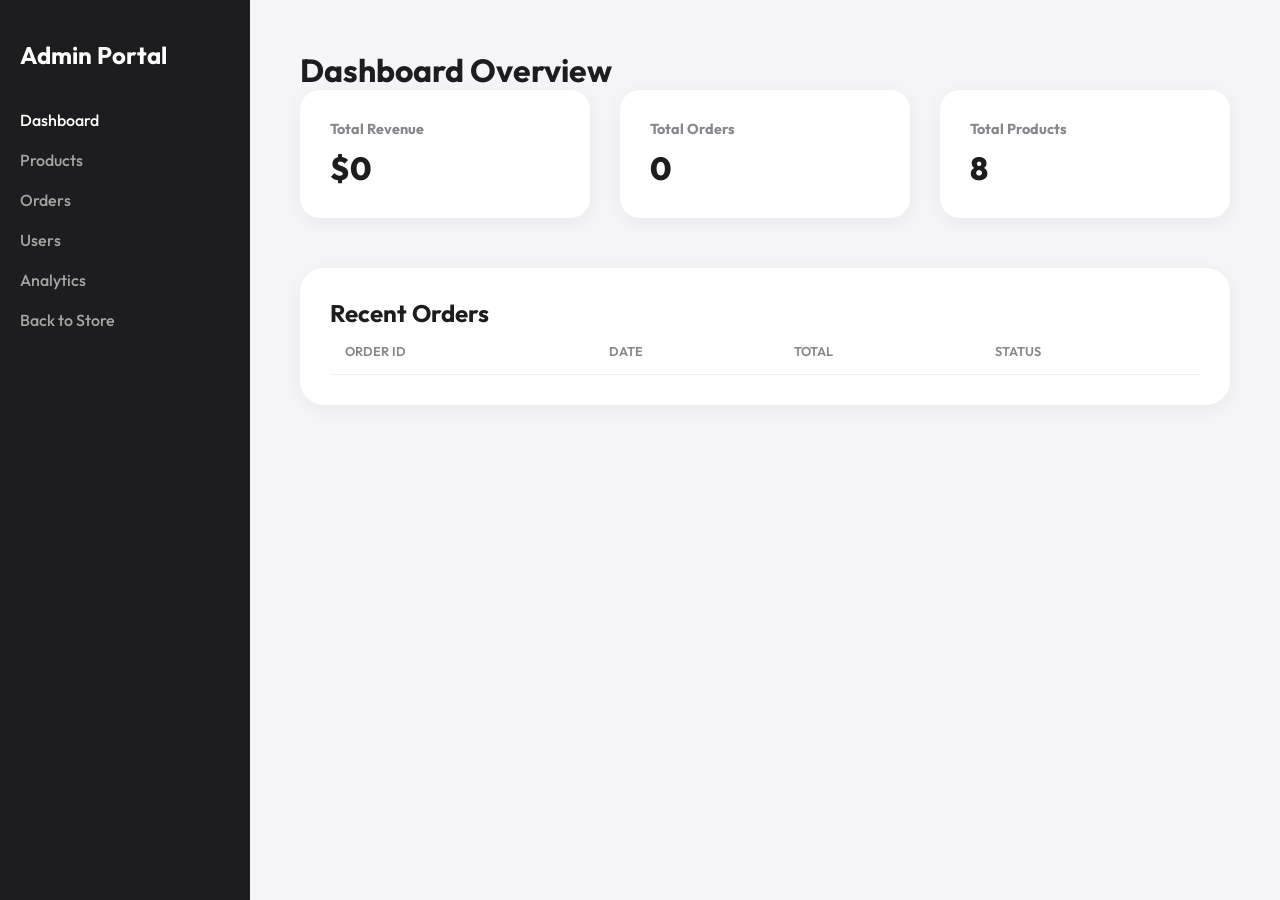
<file: admin-dashboard.html>
<!DOCTYPE html>
<html lang="en">
<head>
    <meta charset="UTF-8">
    <meta name="viewport" content="width=device-width, initial-scale=1.0">
    <title>Admin Dashboard | Apple Store</title>
    <link rel="stylesheet" href="styles.css">
    <link rel="preconnect" href="https://fonts.googleapis.com">
    <link rel="preconnect" href="https://fonts.gstatic.com" crossorigin>
    <link href="https://fonts.googleapis.com/css2?family=Outfit:wght@300;400;600;800&display=swap" rel="stylesheet">
    <style>
        .admin-container {
            display: grid;
            grid-template-columns: 250px 1fr;
            min-height: 100vh;
        }
        .sidebar {
            background: #1d1d1f;
            color: #fff;
            padding: 40px 20px;
        }
        .sidebar h2 { margin-bottom: 40px; }
        .sidebar ul { list-style: none; }
        .sidebar ul li { margin-bottom: 20px; }
        .sidebar ul li a { color: rgba(255,255,255,0.6); text-decoration: none; font-weight: 500; transition: 0.3s; }
        .sidebar ul li a.active, .sidebar ul li a:hover { color: #fff; }
        
        .main-content {
            padding: 50px;
            background: #f5f5f7;
        }
        .stats-grid {
            display: grid;
            grid-template-columns: repeat(3, 1fr);
            gap: 30px;
            margin-bottom: 50px;
        }
        .stat-card {
            background: #fff;
            padding: 30px;
            border-radius: 20px;
            box-shadow: 0 4px 20px rgba(0,0,0,0.05);
        }
        .stat-card h3 { color: var(--text-sub); font-size: 0.9rem; margin-bottom: 10px; }
        .stat-card p { font-size: 2rem; font-weight: 800; }

        .table-container {
            background: #fff;
            padding: 30px;
            border-radius: 24px;
            box-shadow: 0 4px 20px rgba(0,0,0,0.05);
        }
        table { width: 100%; border-collapse: collapse; }
        th, td { text-align: left; padding: 15px; border-bottom: 1px solid #f0f0f0; }
        th { color: var(--text-sub); font-weight: 600; font-size: 0.8rem; text-transform: uppercase; }
        .status { padding: 5px 12px; border-radius: 20px; font-size: 0.8rem; font-weight: 600; }
        .status.processing { background: #fff8e6; color: #ffab00; }
    </style>
</head>
<body>
    <div class="admin-container">
        <div class="sidebar">
            <h2>Admin Portal</h2>
            <ul>
                <li><a href="#" class="active">Dashboard</a></li>
                <li><a href="admin-products.html">Products</a></li>
                <li><a href="admin-orders.html">Orders</a></li>
                <li><a href="admin-users.html">Users</a></li>
                <li><a href="admin-analytics.html">Analytics</a></li>
                <li><a href="index.html">Back to Store</a></li>
            </ul>
        </div>
        <div class="main-content">
            <h1>Dashboard Overview</h1>
            <div class="stats-grid">
                <div class="stat-card">
                    <h3>Total Revenue</h3>
                    <p id="total-revenue">$0.00</p>
                </div>
                <div class="stat-card">
                    <h3>Total Orders</h3>
                    <p id="total-orders">0</p>
                </div>
                <div class="stat-card">
                    <h3>Total Products</h3>
                    <p>8</p>
                </div>
            </div>

            <div class="table-container">
                <h2>Recent Orders</h2>
                <table id="orders-table">
                    <thead>
                        <tr>
                            <th>Order ID</th>
                            <th>Date</th>
                            <th>Total</th>
                            <th>Status</th>
                        </tr>
                    </thead>
                    <tbody>
                        <!-- Populated by JS -->
                    </tbody>
                </table>
            </div>
        </div>
    </div>

    <script>
        const orders = JSON.parse(localStorage.getItem('apple_orders')) || [];
        const tableBody = document.querySelector('#orders-table tbody');
        let totalRevenue = 0;

        orders.forEach(order => {
            const rev = parseFloat(order.total.replace('$', '').replace(',', ''));
            totalRevenue += rev;

            const tr = document.createElement('tr');
            tr.innerHTML = `
                <td>#${order.id.toString().slice(-6)}</td>
                <td>${order.date}</td>
                <td>${order.total}</td>
                <td><span class="status processing">${order.status}</span></td>
            `;
            tableBody.appendChild(tr);
        });

        document.getElementById('total-revenue').textContent = `$${totalRevenue.toLocaleString()}`;
        document.getElementById('total-orders').textContent = orders.length;
    </script>
</body>
</html>
</file>
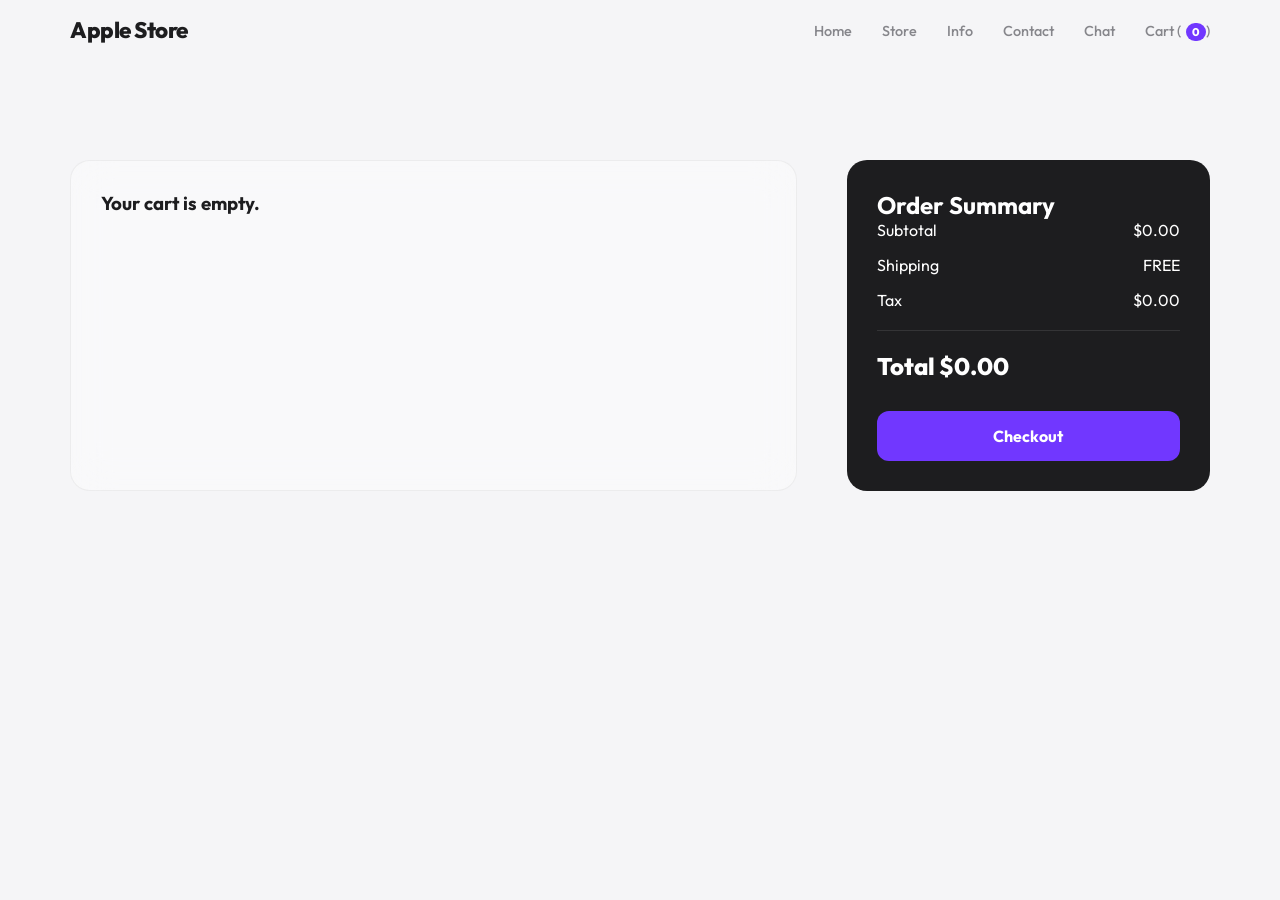
<file: cart.html>
<!DOCTYPE html>
<html lang="en">
<head>
    <meta charset="UTF-8">
    <meta name="viewport" content="width=device-width, initial-scale=1.0">
    <title>Your Cart | Apple Store</title>
    <link rel="stylesheet" href="styles.css">
    <link rel="preconnect" href="https://fonts.googleapis.com">
    <link rel="preconnect" href="https://fonts.gstatic.com" crossorigin>
    <link href="https://fonts.googleapis.com/css2?family=Outfit:wght@300;400;600;800&display=swap" rel="stylesheet">
    <style>
        .cart-container {
            width: 1140px;
            max-width: 90%;
            margin: 100px auto;
            display: grid;
            grid-template-columns: 2fr 1fr;
            gap: 50px;
        }
        .cart-items {
            background: rgba(255, 255, 255, 0.4);
            backdrop-filter: blur(20px);
            border-radius: 20px;
            padding: 30px;
            border: 1px solid rgba(0,0,0,0.05);
        }
        .cart-item {
            display: flex;
            align-items: center;
            gap: 20px;
            padding: 20px 0;
            border-bottom: 1px solid rgba(0,0,0,0.05);
        }
        .cart-item img {
            width: 100px;
            height: 100px;
            object-fit: contain;
        }
        .cart-item-info {
            flex: 1;
        }
        .cart-item-info h3 {
            font-size: 1.2rem;
            margin-bottom: 5px;
        }
        .cart-item-info p {
            color: var(--text-sub);
            font-size: 0.9rem;
        }
        .quantity-controls {
            display: flex;
            align-items: center;
            gap: 15px;
            background: #f5f5f7;
            padding: 5px 15px;
            border-radius: 10px;
        }
        .quantity-controls button {
            background: none;
            border: none;
            font-size: 1.2rem;
            cursor: pointer;
            padding: 0 5px;
        }
        .cart-summary {
            background: #1d1d1f;
            color: #fff;
            padding: 30px;
            border-radius: 20px;
            height: fit-content;
        }
        .summary-row {
            display: flex;
            justify-content: space-between;
            margin-bottom: 15px;
        }
        .total-row {
            border-top: 1px solid rgba(255,255,255,0.1);
            padding-top: 20px;
            margin-top: 20px;
            font-size: 1.5rem;
            font-weight: 800;
        }
        .checkout-btn {
            width: 100%;
            background: var(--primary-color);
            color: #fff;
            padding: 15px;
            border-radius: 12px;
            font-weight: 700;
            margin-top: 30px;
            border: none;
            cursor: pointer;
        }
    </style>
</head>
<body>
    <header>
        <div class="logo">Apple Store</div>
        <nav>
            <ul class="main-nav">
                <li><a href="index.html">Home</a></li>
                <li><a href="store.html">Store</a></li>
                <li><a href="info.html">Info</a></li>
                <li><a href="contact.html">Contact</a></li>
                <li><a href="chatting-dashboard.html">Chat</a></li>
                <li><a href="cart.html" class="cart-link">Cart (<span class="cart-count">0</span>)</a></li>
            </ul>
        </nav>
    </header>

    <div class="cart-container">
        <div class="cart-items" id="cart-items-list">
            <!-- Items will be injected -->
        </div>
        <div class="cart-summary">
            <h2>Order Summary</h2>
            <div class="summary-row">
                <span>Subtotal</span>
                <span id="subtotal">$0.00</span>
            </div>
            <div class="summary-row">
                <span>Shipping</span>
                <span>FREE</span>
            </div>
            <div class="summary-row">
                <span>Tax</span>
                <span id="tax">$0.00</span>
            </div>
            <div class="total-row">
                <span>Total</span>
                <span id="total">$0.00</span>
            </div>
            <button class="checkout-btn" onclick="location.href='checkout.html'">Checkout</button>
        </div>
    </div>

    <script src="script.js"></script>
    <script>
        function renderCart() {
            const list = document.getElementById('cart-items-list');
            list.innerHTML = '';
            
            if (cart.length === 0) {
                list.innerHTML = '<h3>Your cart is empty.</h3>';
                return;
            }

            let subtotal = 0;

            cart.forEach(item => {
                const priceNum = parseFloat(item.price.replace('$', '').replace(',', ''));
                subtotal += priceNum * item.quantity;

                const el = document.createElement('div');
                el.className = 'cart-item';
                el.innerHTML = `
                    <img src="${item.image}" alt="${item.title}">
                    <div class="cart-item-info">
                        <h3>${item.title}</h3>
                        <p>${item.topic}</p>
                    </div>
                    <div class="quantity-controls">
                        <button onclick="updateQuantity(${item.id}, -1)">-</button>
                        <span>${item.quantity}</span>
                        <button onclick="updateQuantity(${item.id}, 1)">+</button>
                    </div>
                    <div class="price">${item.price}</div>
                `;
                list.appendChild(el);
            });

            document.getElementById('subtotal').textContent = `$${subtotal.toLocaleString()}`;
            document.getElementById('tax').textContent = `$${(subtotal * 0.08).toLocaleString()}`;
            document.getElementById('total').textContent = `$${(subtotal * 1.08).toLocaleString()}`;
        }

        function updateQuantity(id, delta) {
            const item = cart.find(i => i.id === id);
            if (item) {
                item.quantity += delta;
                if (item.quantity <= 0) {
                    cart = cart.filter(i => i.id !== id);
                }
                saveCart();
                renderCart();
            }
        }

        renderCart();
    </script>
</body>
</html>
</file>
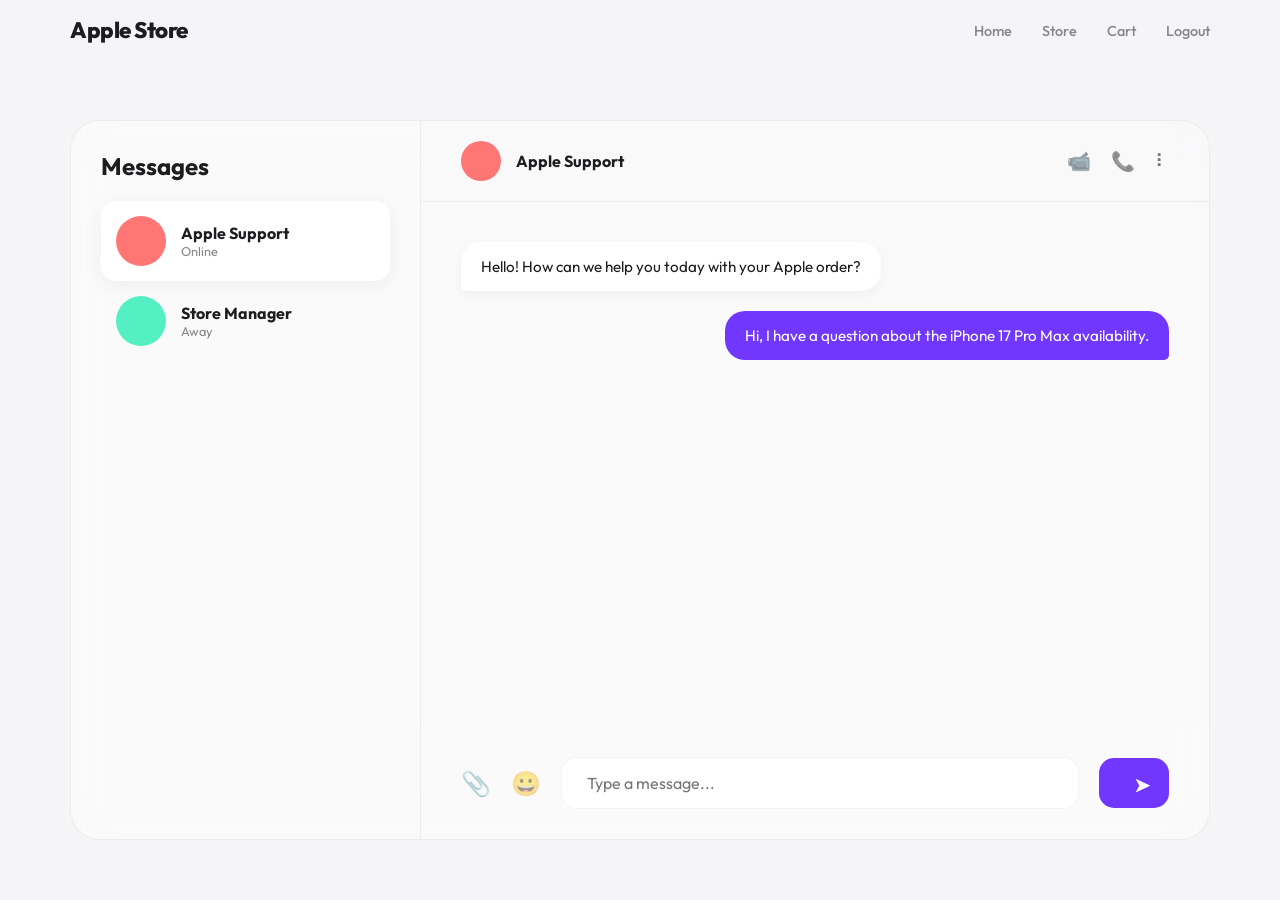
<file: chatting-dashboard.html>
<!DOCTYPE html>
<html lang="en">
<head>
    <meta charset="UTF-8">
    <meta name="viewport" content="width=device-width, initial-scale=1.0">
    <title>Customer Support Chat | Apple Store</title>
    <link rel="stylesheet" href="styles.css">
    <link rel="preconnect" href="https://fonts.googleapis.com">
    <link rel="preconnect" href="https://fonts.gstatic.com" crossorigin>
    <link href="https://fonts.googleapis.com/css2?family=Outfit:wght@300;400;600;800&display=swap" rel="stylesheet">
    <style>
        .chat-container {
            width: 1140px;
            max-width: 95%;
            height: 80vh;
            margin: 60px auto;
            background: rgba(255, 255, 255, 0.4);
            backdrop-filter: blur(20px);
            border-radius: 30px;
            border: 1px solid rgba(0,0,0,0.05);
            display: grid;
            grid-template-columns: 350px 1fr;
            overflow: hidden;
        }
        .chat-sidebar {
            background: rgba(255, 255, 255, 0.2);
            border-right: 1px solid rgba(0,0,0,0.05);
            padding: 30px;
        }
        .chat-sidebar h2 { margin-bottom: 20px; }
        .contact-list { list-style: none; }
        .contact-item {
            display: flex;
            align-items: center;
            gap: 15px;
            padding: 15px;
            border-radius: 15px;
            cursor: pointer;
            transition: 0.3s;
        }
        .contact-item.active { background: #fff; box-shadow: 0 4px 20px rgba(0,0,0,0.05); }
        .avatar { width: 50px; height: 50px; border-radius: 50%; background: #ddd; }
        
        .chat-main { display: flex; flex-direction: column; }
        .chat-header {
            padding: 20px 40px;
            border-bottom: 1px solid rgba(0,0,0,0.05);
            display: flex;
            justify-content: space-between;
            align-items: center;
        }
        .chat-actions { display: flex; gap: 20px; }
        .chat-actions span { cursor: pointer; font-size: 1.2rem; opacity: 0.6; transition: 0.3s; }
        .chat-actions span:hover { opacity: 1; color: var(--primary-color); }
        
        .chat-messages {
            flex: 1;
            padding: 40px;
            overflow-y: auto;
            display: flex;
            flex-direction: column;
            gap: 20px;
        }
        .msg { max-width: 70%; padding: 15px 20px; border-radius: 20px; font-size: 0.95rem; }
        .msg.sent { align-self: flex-end; background: var(--primary-color); color: #fff; border-bottom-right-radius: 5px; }
        .msg.received { align-self: flex-start; background: #fff; border-bottom-left-radius: 5px; box-shadow: 0 4px 10px rgba(0,0,0,0.03); }
        
        .chat-input-area {
            padding: 30px 40px;
            display: flex;
            align-items: center;
            gap: 20px;
            background: rgba(255, 255, 255, 0.2);
        }
        .chat-input-area input {
            flex: 1;
            padding: 15px 25px;
            border-radius: 15px;
            border: 1px solid rgba(0,0,0,0.05);
            outline: none;
            font-size: 1rem;
        }
        .chat-input-area button {
            background: var(--primary-color);
            color: #fff;
            border: none;
            width: 50px;
            height: 50px;
            border-radius: 15px;
            cursor: pointer;
            font-size: 1.2rem;
        }
    </style>
</head>
<body style="overflow: auto;">
    <header>
        <div class="logo">Apple Store</div>
        <nav>
            <ul class="main-nav">
                <li><a href="index.html">Home</a></li>
                <li><a href="store.html">Store</a></li>
                <li><a href="cart.html">Cart</a></li>
                <li><a href="index.html">Logout</a></li>
            </ul>
        </nav>
    </header>

    <div class="chat-container">
        <div class="chat-sidebar">
            <h2>Messages</h2>
            <div class="contact-list">
                <div class="contact-item active">
                    <div class="avatar" style="background: #ff7675;"></div>
                    <div>
                        <strong>Apple Support</strong>
                        <p style="font-size: 0.8rem; color: var(--text-sub);">Online</p>
                    </div>
                </div>
                <div class="contact-item">
                    <div class="avatar" style="background: #55efc4;"></div>
                    <div>
                        <strong>Store Manager</strong>
                        <p style="font-size: 0.8rem; color: var(--text-sub);">Away</p>
                    </div>
                </div>
            </div>
        </div>
        <div class="chat-main">
            <div class="chat-header">
                <div style="display: flex; align-items: center; gap: 15px;">
                    <div class="avatar" style="background: #ff7675; width: 40px; height: 40px;"></div>
                    <strong>Apple Support</strong>
                </div>
                <div class="chat-actions">
                    <span title="Video Call">&#128249;</span>
                    <span title="Voice Call">&#128222;</span>
                    <span title="More Options">&#10247;</span>
                </div>
            </div>
            <div class="chat-messages" id="message-list">
                <div class="msg received">Hello! How can we help you today with your Apple order?</div>
                <div class="msg sent">Hi, I have a question about the iPhone 17 Pro Max availability.</div>
            </div>
            <div class="chat-input-area">
                <span style="font-size: 1.5rem; cursor: pointer; opacity: 0.5;">&#128206;</span>
                <span style="font-size: 1.5rem; cursor: pointer; opacity: 0.5;">&#128512;</span>
                <input type="text" placeholder="Type a message..." id="msg-input">
                <button onclick="sendMessage()">&#10148;</button>
            </div>
        </div>
    </div>

    <script>
        function sendMessage() {
            const input = document.getElementById('msg-input');
            const list = document.getElementById('message-list');
            if (input.value.trim() === '') return;

            const msg = document.createElement('div');
            msg.className = 'msg sent';
            msg.textContent = input.value;
            list.appendChild(msg);
            
            input.value = '';
            list.scrollTop = list.scrollHeight;

            // Auto-reply mockup
            setTimeout(() => {
                const reply = document.createElement('div');
                reply.className = 'msg received';
                reply.textContent = "Thank you for your message! An agent will be with you shortly.";
                list.appendChild(reply);
                list.scrollTop = list.scrollHeight;
            }, 1000);
        }

        document.getElementById('msg-input').onkeypress = (e) => {
            if (e.key === 'Enter') sendMessage();
        };
    </script>
</body>
</html>
</file>
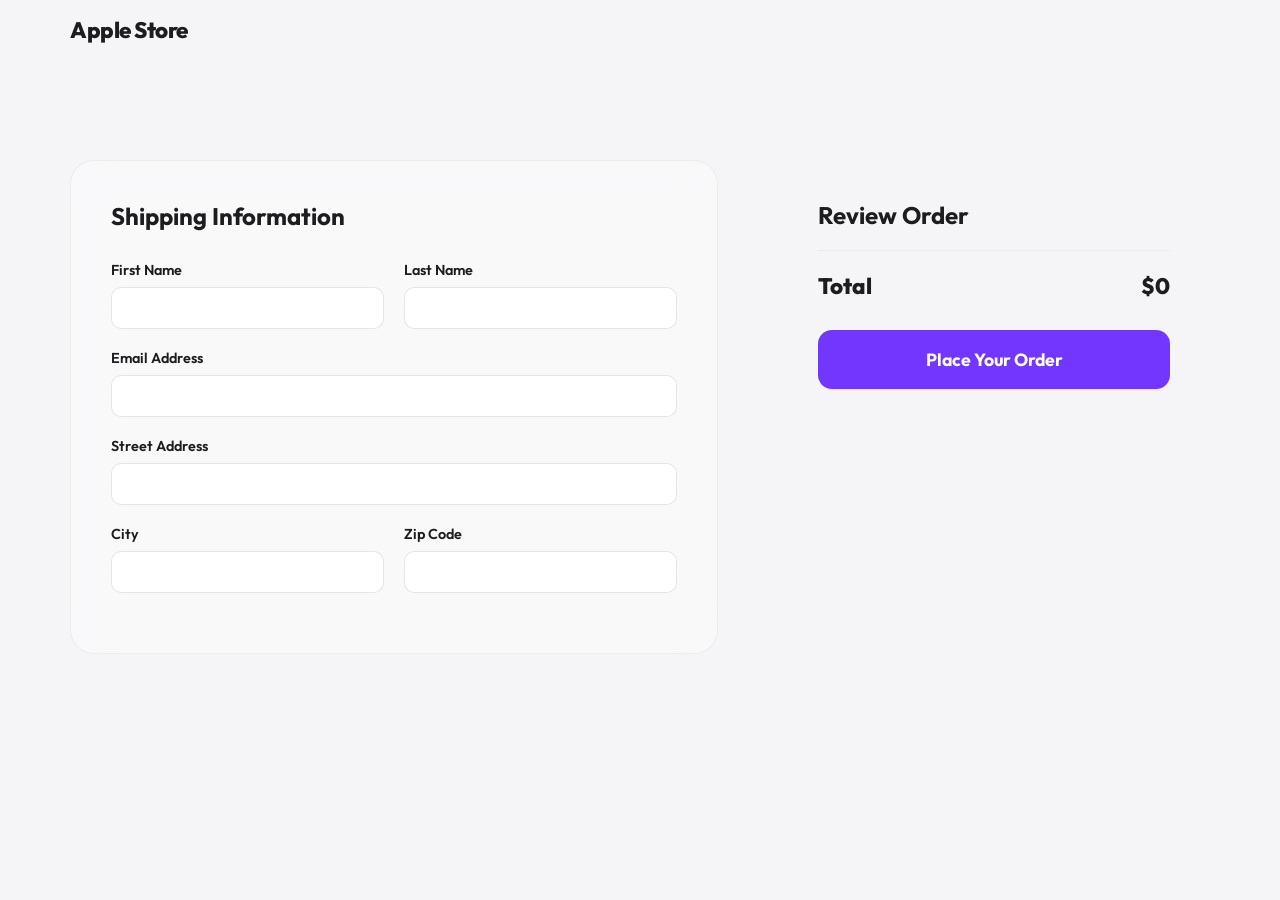
<file: checkout.html>
<!DOCTYPE html>
<html lang="en">
<head>
    <meta charset="UTF-8">
    <meta name="viewport" content="width=device-width, initial-scale=1.0">
    <title>Checkout | Apple Store</title>
    <link rel="stylesheet" href="styles.css">
    <link rel="preconnect" href="https://fonts.googleapis.com">
    <link rel="preconnect" href="https://fonts.gstatic.com" crossorigin>
    <link href="https://fonts.googleapis.com/css2?family=Outfit:wght@300;400;600;800&display=swap" rel="stylesheet">
    <style>
        .checkout-container {
            width: 1140px;
            max-width: 90%;
            margin: 100px auto;
            display: grid;
            grid-template-columns: 1.5fr 1fr;
            gap: 60px;
        }
        .checkout-form {
            background: rgba(255, 255, 255, 0.4);
            backdrop-filter: blur(20px);
            padding: 40px;
            border-radius: 24px;
            border: 1px solid rgba(0,0,0,0.05);
        }
        .checkout-form h2 {
            margin-bottom: 30px;
        }
        .form-grid {
            display: grid;
            grid-template-columns: 1fr 1fr;
            gap: 20px;
        }
        .form-group {
            margin-bottom: 20px;
        }
        .form-group label {
            display: block;
            margin-bottom: 8px;
            font-weight: 600;
            font-size: 0.9rem;
        }
        .form-group input {
            width: 100%;
            padding: 12px;
            border-radius: 10px;
            border: 1px solid rgba(0,0,0,0.1);
            outline: none;
        }
        .order-summary {
            background: #f5f5f7;
            padding: 40px;
            border-radius: 24px;
            height: fit-content;
        }
        .order-summary h2 { margin-bottom: 20px; }
        .place-order-btn {
            width: 100%;
            background: var(--primary-color);
            color: #fff;
            padding: 18px;
            border-radius: 14px;
            font-weight: 700;
            margin-top: 30px;
            border: none;
            cursor: pointer;
            font-size: 1.1rem;
        }
    </style>
</head>
<body>
    <header>
        <div class="logo">Apple Store</div>
    </header>

    <div class="checkout-container">
        <div class="checkout-form">
            <h2>Shipping Information</h2>
            <form id="order-form">
                <div class="form-grid">
                    <div class="form-group">
                        <label>First Name</label>
                        <input type="text" required>
                    </div>
                    <div class="form-group">
                        <label>Last Name</label>
                        <input type="text" required>
                    </div>
                </div>
                <div class="form-group">
                    <label>Email Address</label>
                    <input type="email" required>
                </div>
                <div class="form-group">
                    <label>Street Address</label>
                    <input type="text" required>
                </div>
                <div class="form-grid">
                    <div class="form-group">
                        <label>City</label>
                        <input type="text" required>
                    </div>
                    <div class="form-group">
                        <label>Zip Code</label>
                        <input type="text" required>
                    </div>
                </div>
            </form>
        </div>
        <div class="order-summary">
            <h2>Review Order</h2>
            <div id="order-items"></div>
            <hr style="margin: 20px 0; opacity: 0.1;">
            <div style="display: flex; justify-content: space-between; font-weight: 800; font-size: 1.4rem;">
                <span>Total</span>
                <span id="final-total">$0.00</span>
            </div>
            <button class="place-order-btn" onclick="placeOrder()">Place Your Order</button>
        </div>
    </div>

    <script src="script.js"></script>
    <script>
        function renderSummary() {
            const list = document.getElementById('order-items');
            let subtotal = 0;
            cart.forEach(item => {
                const priceNum = parseFloat(item.price.replace('$', '').replace(',', ''));
                subtotal += priceNum * item.quantity;
                const div = document.createElement('div');
                div.style.display = 'flex';
                div.style.justifyContent = 'space-between';
                div.style.marginBottom = '10px';
                div.innerHTML = `<span>${item.title} x ${item.quantity}</span> <span>${item.price}</span>`;
                list.appendChild(div);
            });
            document.getElementById('final-total').textContent = `$${(subtotal * 1.08).toLocaleString()}`;
        }

        function placeOrder() {
            const form = document.getElementById('order-form');
            if (!form.checkValidity()) {
                alert('Please fill out all fields.');
                return;
            }
            
            const order = {
                id: Date.now(),
                date: new Date().toLocaleDateString(),
                items: cart,
                total: document.getElementById('final-total').textContent,
                status: 'Processing'
            };

            let orders = JSON.parse(localStorage.getItem('apple_orders')) || [];
            orders.push(order);
            localStorage.setItem('apple_orders', JSON.stringify(orders));
            
            cart = [];
            saveCart();
            alert('Order placed successfully! Redirecting to success page...');
            location.href = 'success.html';
        }

        renderSummary();
    </script>
</body>
</html>
</file>
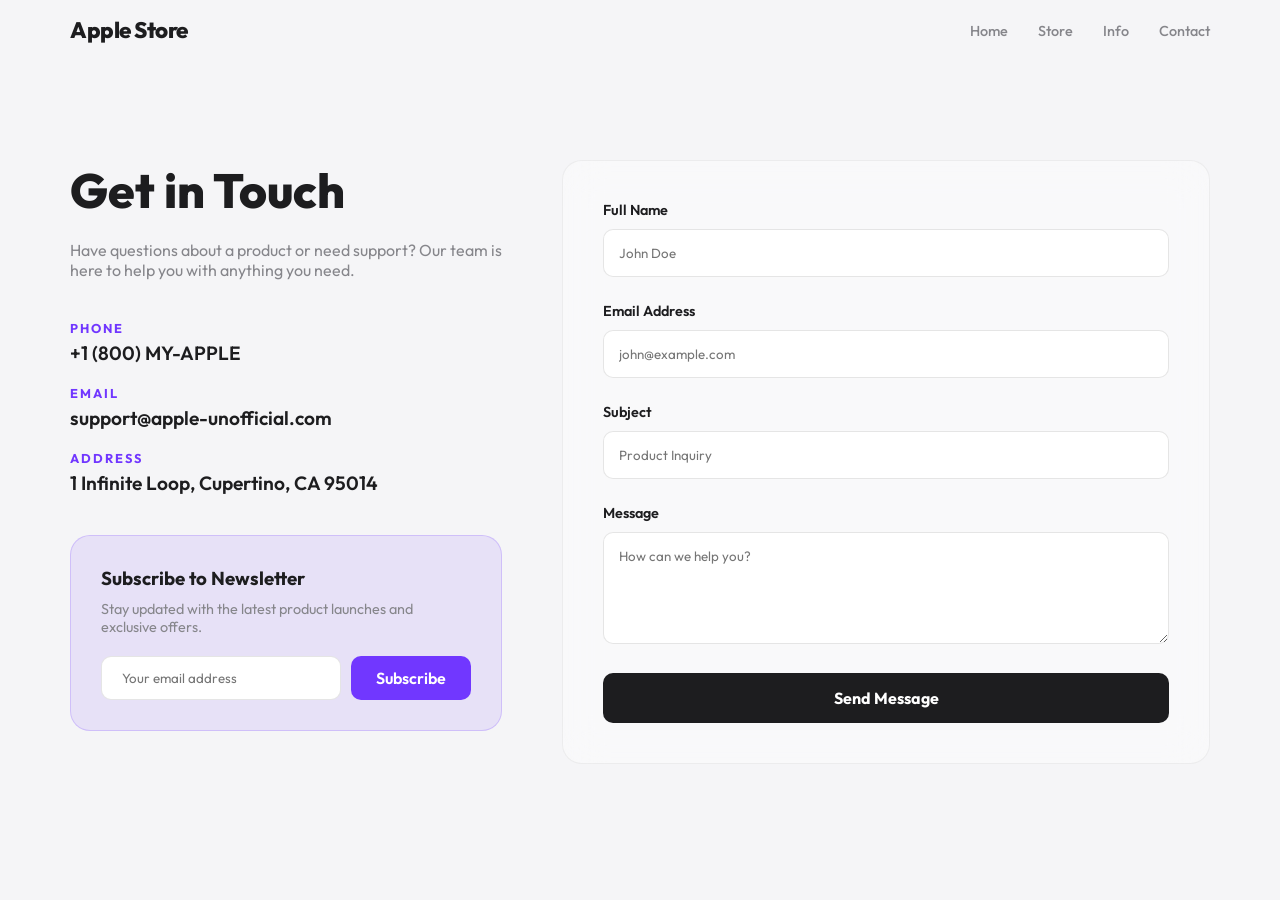
<file: contact.html>
<!DOCTYPE html>
<html lang="en">
<head>
    <meta charset="UTF-8">
    <meta name="viewport" content="width=device-width, initial-scale=1.0">
    <title>Contact | Apple Store</title>
    <link rel="stylesheet" href="styles.css">
    <link rel="preconnect" href="https://fonts.googleapis.com">
    <link rel="preconnect" href="https://fonts.gstatic.com" crossorigin>
    <link href="https://fonts.googleapis.com/css2?family=Outfit:wght@300;400;600;800&display=swap" rel="stylesheet">
    <style>
        .contact-container {
            width: 1140px;
            max-width: 90%;
            margin: 100px auto;
            display: grid;
            grid-template-columns: 1fr 1.5fr;
            gap: 60px;
        }
        .contact-info h1 {
            font-size: 3rem;
            font-weight: 800;
            margin-bottom: 20px;
        }
        .contact-info p {
            color: var(--text-sub);
            margin-bottom: 40px;
        }
        .contact-details {
            margin-bottom: 40px;
        }
        .detail-item {
            margin-bottom: 20px;
        }
        .detail-item h4 {
            font-size: 0.8rem;
            text-transform: uppercase;
            letter-spacing: 2px;
            color: var(--primary-color);
            margin-bottom: 5px;
        }
        .detail-item p {
            font-size: 1.2rem;
            font-weight: 600;
            color: var(--text-main);
            margin: 0;
        }
        .newsletter-section {
            background: rgba(113, 55, 255, 0.1);
            padding: 30px;
            border-radius: 20px;
            border: 1px solid rgba(113, 55, 255, 0.2);
        }
        .newsletter-section h3 {
            margin-bottom: 10px;
        }
        .newsletter-section p {
            font-size: 0.9rem;
            margin-bottom: 20px;
        }
        .newsletter-form {
            display: flex;
            gap: 10px;
        }
        .newsletter-form input {
            flex: 1;
            padding: 12px 20px;
            border-radius: 10px;
            border: 1px solid rgba(0,0,0,0.1);
            outline: none;
        }
        .newsletter-form button {
            padding: 12px 25px;
            background: var(--primary-color);
            color: #fff;
            border: none;
            border-radius: 10px;
            cursor: pointer;
            font-weight: 600;
        }
        .contact-form {
            background: rgba(255, 255, 255, 0.4);
            backdrop-filter: blur(20px);
            padding: 40px;
            border-radius: 20px;
            border: 1px solid rgba(0,0,0,0.05);
        }
        .form-group {
            margin-bottom: 25px;
        }
        .form-group label {
            display: block;
            font-size: 0.9rem;
            font-weight: 600;
            margin-bottom: 10px;
        }
        .form-group input, .form-group textarea {
            width: 100%;
            padding: 15px;
            border-radius: 10px;
            border: 1px solid rgba(0,0,0,0.1);
            outline: none;
            font-family: inherit;
        }
        .submit-btn {
            width: 100%;
            padding: 15px;
            background: var(--text-main);
            color: #fff;
            border: none;
            border-radius: 10px;
            font-weight: 700;
            cursor: pointer;
            transition: 0.3s;
        }
        .submit-btn:hover {
            background: var(--primary-color);
            transform: scale(1.02);
        }
        @media screen and (max-width: 768px) {
            .contact-container { grid-template-columns: 1fr; }
        }
    </style>
</head>
<body>
    <header>
        <div class="logo">Apple Store</div>
        <nav>
            <ul>
                <li><a href="index.html">Home</a></li>
                <li><a href="store.html">Store</a></li>
                <li><a href="info.html">Info</a></li>
                <li><a href="contact.html">Contact</a></li>
            </ul>
        </nav>
    </header>

    <div class="contact-container">
        <div class="contact-info">
            <h1>Get in Touch</h1>
            <p>Have questions about a product or need support? Our team is here to help you with anything you need.</p>
            
            <div class="contact-details">
                <div class="detail-item">
                    <h4>Phone</h4>
                    <p>+1 (800) MY-APPLE</p>
                </div>
                <div class="detail-item">
                    <h4>Email</h4>
                    <p>support@apple-unofficial.com</p>
                </div>
                <div class="detail-item">
                    <h4>Address</h4>
                    <p>1 Infinite Loop, Cupertino, CA 95014</p>
                </div>
            </div>

            <div class="newsletter-section">
                <h3>Subscribe to Newsletter</h3>
                <p>Stay updated with the latest product launches and exclusive offers.</p>
                <form class="newsletter-form" onsubmit="event.preventDefault(); alert('Subscribed!');">
                    <input type="email" placeholder="Your email address" required>
                    <button type="submit">Subscribe</button>
                </form>
            </div>
        </div>

        <form class="contact-form" onsubmit="event.preventDefault(); alert('Message sent!');">
            <div class="form-group">
                <label>Full Name</label>
                <input type="text" placeholder="John Doe" required>
            </div>
            <div class="form-group">
                <label>Email Address</label>
                <input type="email" placeholder="john@example.com" required>
            </div>
            <div class="form-group">
                <label>Subject</label>
                <input type="text" placeholder="Product Inquiry" required>
            </div>
            <div class="form-group">
                <label>Message</label>
                <textarea rows="5" placeholder="How can we help you?" required></textarea>
            </div>
            <button type="submit" class="submit-btn">Send Message</button>
        </form>
    </div>
</body>
</html>
</file>
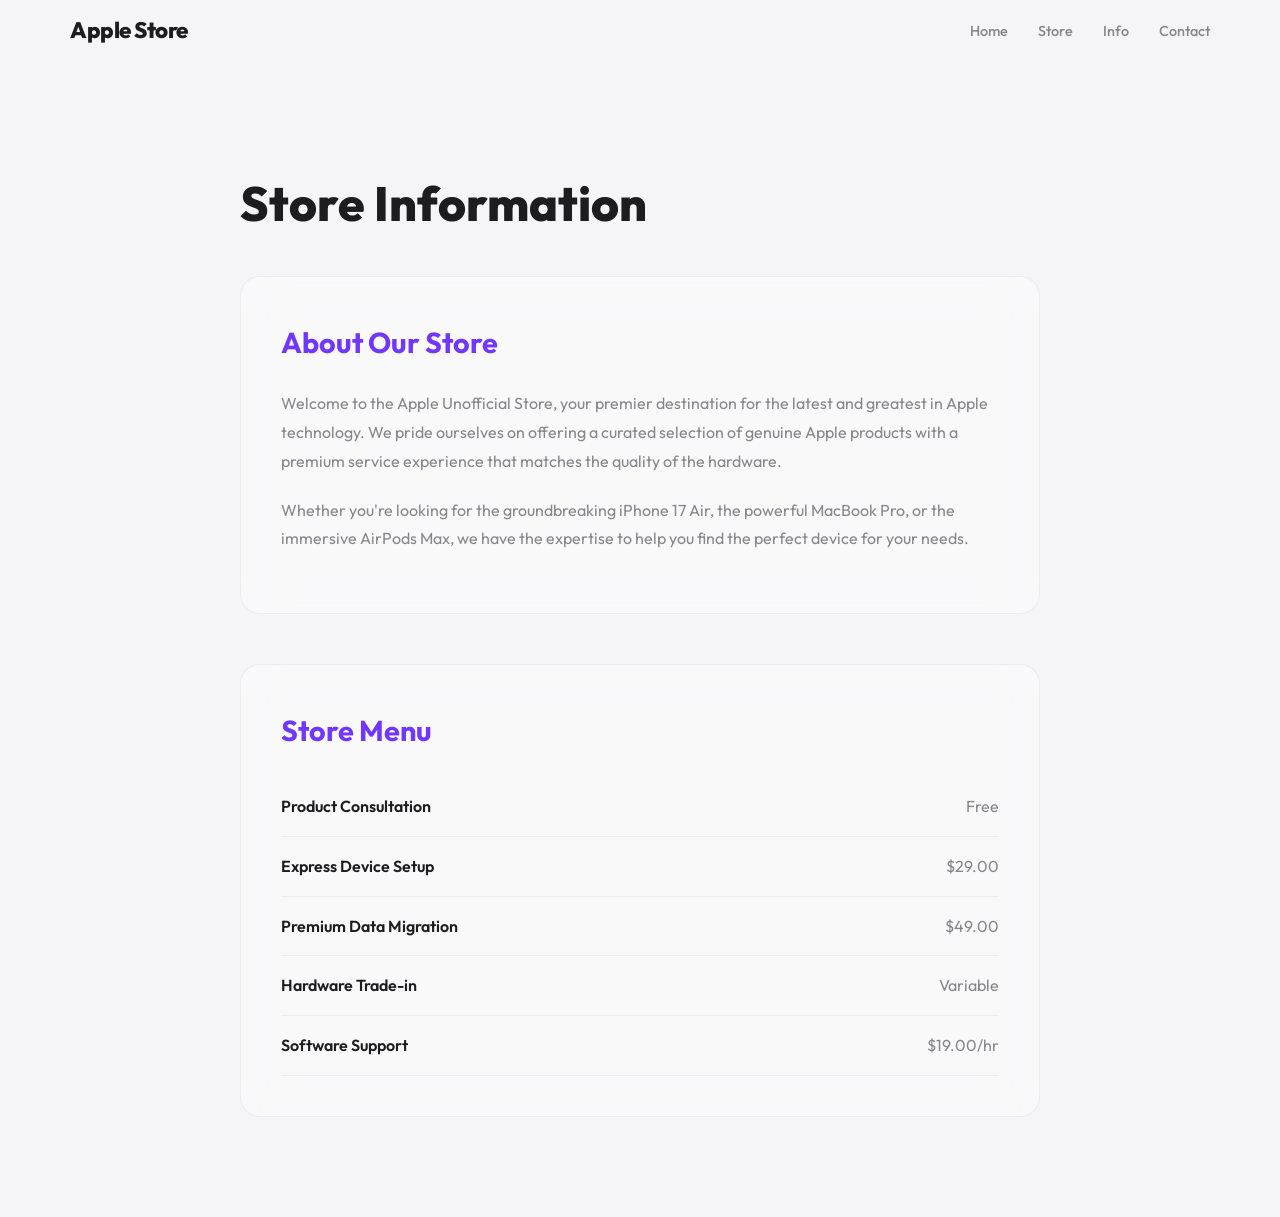
<file: info.html>
<!DOCTYPE html>
<html lang="en">
<head>
    <meta charset="UTF-8">
    <meta name="viewport" content="width=device-width, initial-scale=1.0">
    <title>Info | Apple Store</title>
    <link rel="stylesheet" href="styles.css">
    <link rel="preconnect" href="https://fonts.googleapis.com">
    <link rel="preconnect" href="https://fonts.gstatic.com" crossorigin>
    <link href="https://fonts.googleapis.com/css2?family=Outfit:wght@300;400;600;800&display=swap" rel="stylesheet">
    <style>
        .info-container {
            width: 800px;
            max-width: 90%;
            margin: 100px auto;
            line-height: 1.8;
        }
        .info-title {
            font-size: 3rem;
            font-weight: 800;
            margin-bottom: 30px;
        }
        .info-section {
            margin-bottom: 50px;
            background: rgba(255, 255, 255, 0.4);
            backdrop-filter: blur(20px);
            padding: 40px;
            border-radius: 20px;
            border: 1px solid rgba(0,0,0,0.05);
        }
        .info-section h2 {
            font-size: 1.8rem;
            margin-bottom: 20px;
            color: var(--primary-color);
        }
        .info-section p {
            color: var(--text-sub);
            margin-bottom: 20px;
        }
        .menu-list {
            list-style: none;
            padding: 0;
        }
        .menu-list li {
            padding: 15px 0;
            border-bottom: 1px solid rgba(0,0,0,0.05);
            display: flex;
            justify-content: space-between;
            font-weight: 600;
        }
        .menu-list li span {
            color: var(--text-sub);
            font-weight: 400;
        }
    </style>
</head>
<body>
    <header>
        <div class="logo">Apple Store</div>
        <nav>
            <ul>
                <li><a href="index.html">Home</a></li>
                <li><a href="store.html">Store</a></li>
                <li><a href="info.html">Info</a></li>
                <li><a href="contact.html">Contact</a></li>
            </ul>
        </nav>
    </header>

    <div class="info-container">
        <h1 class="info-title">Store Information</h1>
        
        <div class="info-section">
            <h2>About Our Store</h2>
            <p>Welcome to the Apple Unofficial Store, your premier destination for the latest and greatest in Apple technology. We pride ourselves on offering a curated selection of genuine Apple products with a premium service experience that matches the quality of the hardware.</p>
            <p>Whether you're looking for the groundbreaking iPhone 17 Air, the powerful MacBook Pro, or the immersive AirPods Max, we have the expertise to help you find the perfect device for your needs.</p>
        </div>

        <div class="info-section">
            <h2>Store Menu</h2>
            <ul class="menu-list">
                <li>Product Consultation <span>Free</span></li>
                <li>Express Device Setup <span>$29.00</span></li>
                <li>Premium Data Migration <span>$49.00</span></li>
                <li>Hardware Trade-in <span>Variable</span></li>
                <li>Software Support <span>$19.00/hr</span></li>
            </ul>
        </div>
    </div>
</body>
</html>
</file>
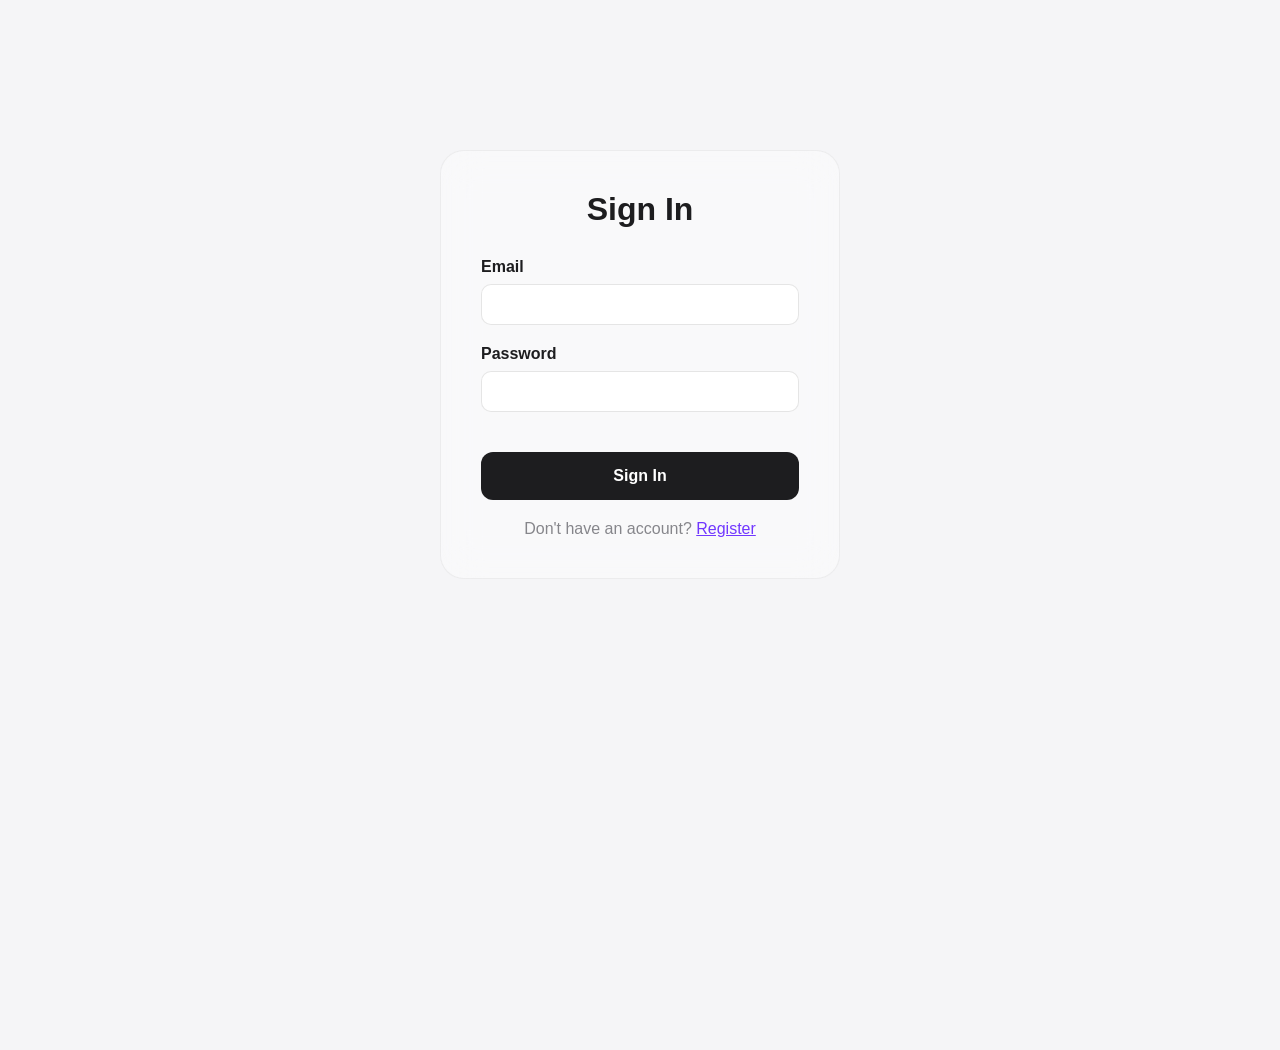
<file: login.html>
<!DOCTYPE html>
<html lang="en">
<head>
    <meta charset="UTF-8">
    <meta name="viewport" content="width=device-width, initial-scale=1.0">
    <title>Login | Apple Store</title>
    <link rel="stylesheet" href="styles.css">
    <style>
        .login-container {
            width: 400px;
            max-width: 90%;
            margin: 150px auto;
            background: rgba(255, 255, 255, 0.4);
            backdrop-filter: blur(20px);
            padding: 40px;
            border-radius: 24px;
            border: 1px solid rgba(0,0,0,0.05);
            text-align: center;
        }
        .login-container h2 { margin-bottom: 30px; font-size: 2rem; }
        .form-group { margin-bottom: 20px; text-align: left; }
        .form-group label { display: block; margin-bottom: 8px; font-weight: 600; }
        .form-group input { width: 100%; padding: 12px; border-radius: 10px; border: 1px solid rgba(0,0,0,0.1); }
        .login-btn { width: 100%; padding: 15px; background: var(--text-main); color: #fff; border: none; border-radius: 12px; font-weight: 700; cursor: pointer; margin-top: 20px; }
    </style>
</head>
<body>
    <div class="login-container">
        <h2>Sign In</h2>
        <form onsubmit="event.preventDefault(); location.href='index.html';">
            <div class="form-group">
                <label>Email</label>
                <input type="email" required>
            </div>
            <div class="form-group">
                <label>Password</label>
                <input type="password" required>
            </div>
            <button class="login-btn">Sign In</button>
        </form>
        <p style="margin-top: 20px; color: var(--text-sub);">Don't have an account? <a href="register.html" style="color: var(--primary-color);">Register</a></p>
    </div>
</body>
</html>
</file>
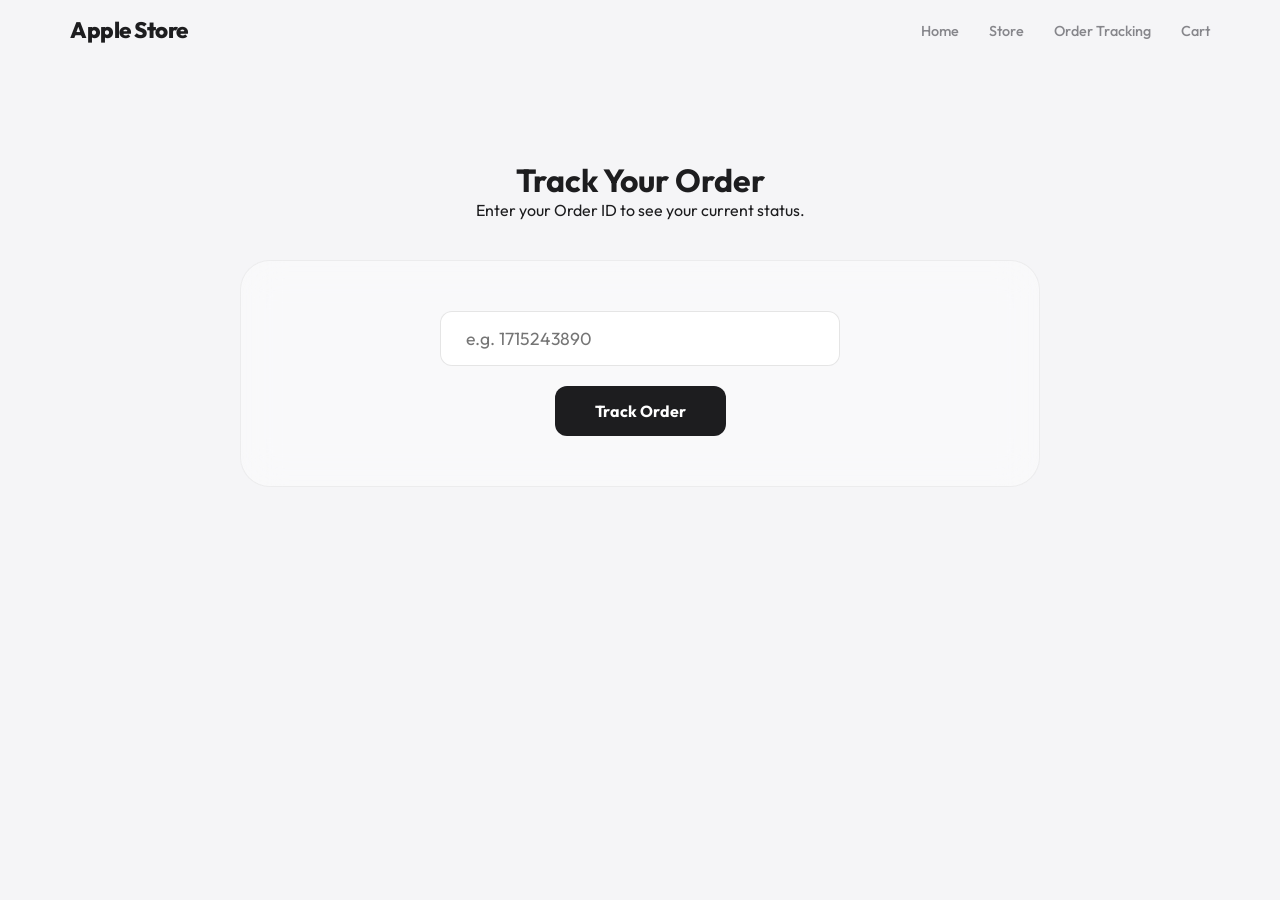
<file: order-tracking.html>
<!DOCTYPE html>
<html lang="en">
<head>
    <meta charset="UTF-8">
    <meta name="viewport" content="width=device-width, initial-scale=1.0">
    <title>Track Your Order | Apple Store</title>
    <link rel="stylesheet" href="styles.css">
    <link rel="preconnect" href="https://fonts.googleapis.com">
    <link rel="preconnect" href="https://fonts.gstatic.com" crossorigin>
    <link href="https://fonts.googleapis.com/css2?family=Outfit:wght@300;400;600;800&display=swap" rel="stylesheet">
    <style>
        .tracking-container {
            width: 800px;
            max-width: 90%;
            margin: 100px auto;
            text-align: center;
        }
        .tracking-box {
            background: rgba(255, 255, 255, 0.4);
            backdrop-filter: blur(20px);
            padding: 50px;
            border-radius: 30px;
            border: 1px solid rgba(0,0,0,0.05);
            margin-top: 40px;
        }
        .tracking-input {
            width: 100%;
            max-width: 400px;
            padding: 15px 25px;
            border-radius: 12px;
            border: 1px solid rgba(0,0,0,0.1);
            font-size: 1.1rem;
            margin-bottom: 20px;
            outline: none;
        }
        .track-btn {
            background: var(--text-main);
            color: #fff;
            padding: 15px 40px;
            border: none;
            border-radius: 12px;
            font-weight: 700;
            cursor: pointer;
            transition: 0.3s;
        }
        .track-btn:hover { background: var(--primary-color); }
        
        .result-card {
            margin-top: 40px;
            text-align: left;
            display: none;
            padding: 30px;
            background: #fff;
            border-radius: 20px;
            box-shadow: 0 10px 30px rgba(0,0,0,0.05);
        }
        .status-badge {
            display: inline-block;
            padding: 5px 15px;
            background: #fff8e6;
            color: #ffab00;
            border-radius: 20px;
            font-weight: 700;
            margin-bottom: 15px;
        }
    </style>
</head>
<body>
    <header>
        <div class="logo">Apple Store</div>
        <nav>
            <ul class="main-nav">
                <li><a href="index.html">Home</a></li>
                <li><a href="store.html">Store</a></li>
                <li><a href="order-tracking.html">Order Tracking</a></li>
                <li><a href="cart.html">Cart</a></li>
            </ul>
        </nav>
    </header>

    <div class="tracking-container">
        <h1>Track Your Order</h1>
        <p>Enter your Order ID to see your current status.</p>
        
        <div class="tracking-box">
            <input type="text" id="order-id" class="tracking-input" placeholder="e.g. 1715243890">
            <br>
            <button class="track-btn" onclick="trackOrder()">Track Order</button>
            
            <div id="result" class="result-card">
                <div id="status" class="status-badge">Processing</div>
                <h2 id="res-id">Order #123456</h2>
                <p id="res-date">Placed on May 9, 2026</p>
                <hr style="margin: 20px 0; opacity: 0.1;">
                <div id="res-items"></div>
                <div style="margin-top: 20px; font-weight: 800; font-size: 1.2rem;" id="res-total">Total: $0.00</div>
            </div>
            <div id="error-msg" style="color: #ff7675; margin-top: 20px; display: none;">Order ID not found. Please check and try again.</div>
        </div>
    </div>

    <script>
        function trackOrder() {
            const id = document.getElementById('order-id').value.trim();
            const result = document.getElementById('result');
            const error = document.getElementById('error-msg');
            
            const orders = JSON.parse(localStorage.getItem('apple_orders')) || [];
            const order = orders.find(o => o.id.toString() === id || o.id.toString().slice(-6) === id);

            if (order) {
                error.style.display = 'none';
                result.style.display = 'block';
                document.getElementById('res-id').textContent = `Order #${order.id.toString().slice(-6)}`;
                document.getElementById('res-date').textContent = `Placed on ${order.date}`;
                document.getElementById('res-total').textContent = `Total: ${order.total}`;
                
                const itemsDiv = document.getElementById('res-items');
                itemsDiv.innerHTML = order.items.map(i => `<div>${i.title} x ${i.quantity}</div>`).join('');
            } else {
                result.style.display = 'none';
                error.style.display = 'block';
            }
        }
    </script>
</body>
</html>
</file>
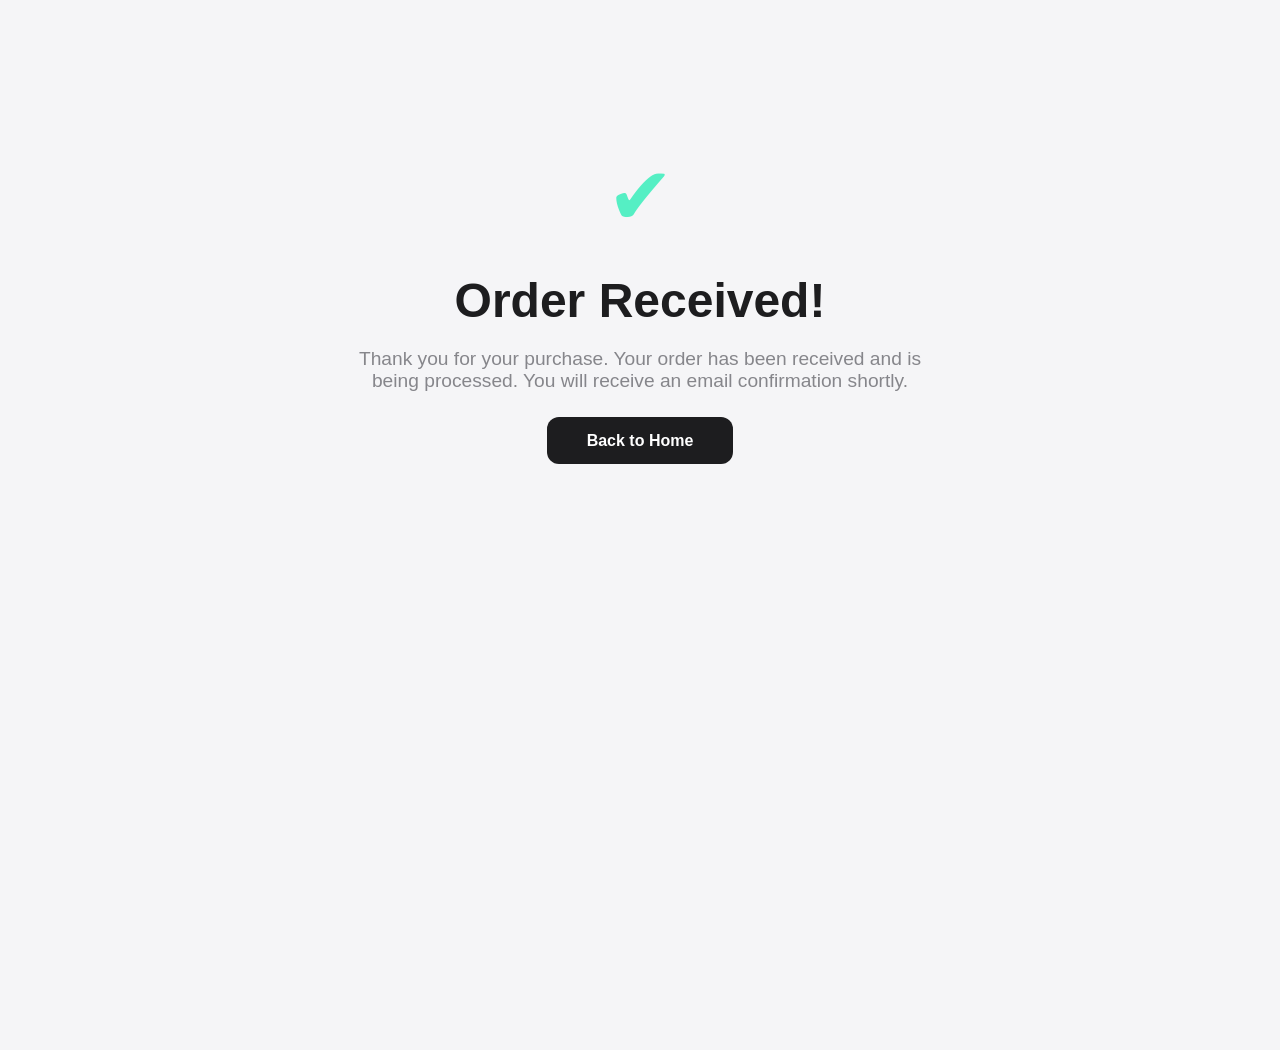
<file: success.html>
<!DOCTYPE html>
<html lang="en">
<head>
    <meta charset="UTF-8">
    <meta name="viewport" content="width=device-width, initial-scale=1.0">
    <title>Order Success | Apple Store</title>
    <link rel="stylesheet" href="styles.css">
    <style>
        .success-container {
            width: 600px;
            max-width: 90%;
            margin: 150px auto;
            text-align: center;
        }
        .icon { font-size: 5rem; color: #55efc4; margin-bottom: 30px; }
        h1 { font-size: 3rem; margin-bottom: 20px; }
        p { color: var(--text-sub); margin-bottom: 40px; font-size: 1.2rem; }
        .btn { padding: 15px 40px; background: var(--text-main); color: #fff; text-decoration: none; border-radius: 12px; font-weight: 700; }
    </style>
</head>
<body>
    <div class="success-container">
        <div class="icon">&#10004;</div>
        <h1>Order Received!</h1>
        <p>Thank you for your purchase. Your order has been received and is being processed. You will receive an email confirmation shortly.</p>
        <a href="index.html" class="btn">Back to Home</a>
    </div>
</body>
</html>
</file>
<file: styles.css>
:root {
    --primary-color: #7137ff;
    --bg-white: #f5f5f7;
    --text-main: #1d1d1f;
    --text-sub: #86868b;
    --transition: 0.8s cubic-bezier(0.645, 0.045, 0.355, 1);
}

* {
    margin: 0;
    padding: 0;
    box-sizing: border-box;
    font-family: 'Outfit', sans-serif;
}

body {
    background-color: var(--bg-white);
    color: var(--text-main);
    min-height: 100vh;
}

body.home {
    overflow: hidden;
    height: 100vh;
}

header {
    width: 1140px;
    max-width: 90%;
    margin: auto;
    height: 60px;
    display: flex;
    justify-content: space-between;
    align-items: center;
    position: relative;
    z-index: 1000;
}

header .logo {
    font-weight: 800;
    font-size: 1.4rem;
    letter-spacing: -0.5px;
}

header nav ul {
    list-style: none;
    display: flex;
    gap: 30px;
}

header nav ul li a {
    text-decoration: none;
    color: var(--text-sub);
    font-size: 0.9rem;
    font-weight: 500;
    transition: 0.3s;
}

header nav ul li a:hover {
    color: var(--text-main);
}

/* Dropdown & Cart Styles */
.admin-dropdown {
    position: relative;
}

.dropdown-content {
    display: none;
    position: absolute;
    top: 100%;
    right: 0;
    background: rgba(255, 255, 255, 0.9);
    backdrop-filter: blur(20px);
    min-width: 160px;
    box-shadow: 0 10px 30px rgba(0,0,0,0.1);
    border-radius: 12px;
    z-index: 1001;
    list-style: none;
    padding: 10px 0;
    margin-top: 10px;
    border: 1px solid rgba(0,0,0,0.05);
}

.dropdown-content li a {
    padding: 10px 20px;
    display: block;
    color: var(--text-sub);
}

.dropdown-content li a:hover {
    background: rgba(0,0,0,0.02);
    color: var(--text-main);
}

.admin-dropdown:hover .dropdown-content {
    display: block;
}

.cart-count {
    background: var(--primary-color);
    color: #fff;
    font-size: 0.7rem;
    padding: 2px 6px;
    border-radius: 10px;
    margin-left: 5px;
    font-weight: 800;
}

/* Carousel */
.carousel {
    width: 100vw;
    height: 100vh;
    margin-top: -60px;
    overflow: hidden;
    position: relative;
    background-color: var(--bg-white);
    transition: background-color 1s ease; /* Transition for the overall tint */
}

.carousel .list {
    width: 100%;
    height: 100%;
    position: relative;
}

.carousel .list .item {
    position: absolute;
    inset: 0;
    display: none;
}

.carousel .list .item.active {
    display: block;
}

/* Common Section Styling */
.carousel .list .item .intro,
.carousel .list .item .detail {
    position: absolute;
    top: 50%;
    left: 50%;
    transform: translate(-50%, -50%);
    width: 1140px;
    max-width: 90%;
    display: grid;
    grid-template-columns: 1fr 1fr;
    align-items: center;
    z-index: 2;
    transition: var(--transition);
}

/* Intro Specific */
.carousel .list .item .intro {
    opacity: 1;
    visibility: visible;
}

.carousel .list .item .intro .content {
    grid-column: 1;
}

.carousel.showDetail .list .item .intro {
    opacity: 0;
    visibility: hidden;
    transform: translate(-55%, -50%);
}

/* Detail Specific */
.carousel .list .item .detail {
    opacity: 0;
    visibility: hidden;
    transform: translate(-45%, -50%);
    grid-template-columns: 1.2fr 1fr;
    gap: 100px;
}

.carousel .list .item .detail .content {
    grid-column: 2;
}

.carousel.showDetail .list .item .detail {
    opacity: 1;
    visibility: visible;
    transform: translate(-50%, -50%);
}

/* Typography */
.title {
    font-size: 5rem;
    font-weight: 800;
    line-height: 1.1;
    margin-bottom: 20px;
    letter-spacing: -2px;
}

.topic {
    font-size: 1rem;
    font-weight: 600;
    text-transform: uppercase;
    letter-spacing: 5px;
    color: var(--primary-color);
    margin-bottom: 10px;
}

.des {
    font-size: 1.1rem;
    color: var(--text-sub);
    line-height: 1.6;
    margin-bottom: 30px;
    max-width: 500px;
}

/* Image Handling */
.carousel .list .item .image {
    position: absolute;
    width: 500px;
    top: 50%;
    left: 50%;
    transform: translate(10%, -50%) rotate(15deg);
    transition: var(--transition);
    z-index: 5;
    pointer-events: none;
}

.carousel .list .item .image img {
    width: 100%;
    filter: drop-shadow(0 50px 50px rgba(0,0,0,0.2));
    animation: floating 6s ease-in-out infinite;
}

.carousel.showDetail .list .item .image {
    transform: translate(-100%, -45%) rotate(0deg) scale(1.2);
    width: 650px;
    filter: drop-shadow(0 80px 100px rgba(0,0,0,0.3));
}

@keyframes floating {
    0%, 100% { transform: translateY(0); }
    50% { transform: translateY(-20px); }
}

/* Global Background Glow */
.bg-glow {
    position: absolute;
    inset: 0;
    background-color: var(--bg-white);
    z-index: 1;
}

.bg-glow::after {
    content: '';
    position: absolute;
    width: 700px;
    height: 700px;
    background-color: var(--bg-color, #7137ff);
    border-radius: 50%;
    top: 50%;
    left: 50%;
    transform: translate(-50%, -50%);
    filter: blur(150px);
    opacity: 0.35;
    transition: background-color 1s ease; /* Smooth color transition */
}

/* Details Content Styling */
.spec {
    display: grid;
    grid-template-columns: repeat(auto-fill, minmax(140px, 1fr));
    gap: 30px;
    margin-bottom: 40px;
}

.spec div p {
    font-size: 0.8rem;
    color: var(--text-sub);
    margin-bottom: 5px;
    font-weight: 700;
    text-transform: uppercase;
}

.spec div span {
    font-weight: 600;
    font-size: 1.1rem;
}

.price-tag {
    font-size: 1.8rem;
    font-weight: 800;
    margin-bottom: 30px;
}

.price-tag span {
    color: var(--primary-color);
}

.checkout {
    display: flex;
    gap: 20px;
}

/* Buttons */
button {
    padding: 15px 35px;
    border-radius: 12px;
    font-weight: 700;
    cursor: pointer;
    border: none;
    transition: 0.3s;
    font-size: 1rem;
}

.see-more {
    background: rgba(255, 255, 255, 0.4);
    backdrop-filter: blur(20px);
    border: 1px solid rgba(0,0,0,0.1);
    color: var(--text-main);
    display: flex;
    align-items: center;
    gap: 10px;
}

.see-more:hover {
    background: var(--text-main);
    color: #fff;
    transform: scale(1.05);
}

.add-to-cart {
    background: #e8e8ed;
    color: var(--text-main);
}

.add-to-cart:hover {
    background: #d2d2d7;
}

.buy-now {
    background: var(--primary-color);
    color: #fff;
}

.buy-now:hover {
    background: #5a29cc;
    box-shadow: 0 10px 20px rgba(113, 55, 255, 0.3);
}

/* Navigation Controls */
.arrows {
    position: absolute;
    bottom: 50px;
    width: 1140px;
    max-width: 90%;
    left: 50%;
    transform: translateX(-50%);
    display: flex;
    gap: 15px;
    z-index: 1000;
}

.carousel.showDetail .arrows {
    display: none;
}

.arrows button {
    width: 60px;
    height: 60px;
    border-radius: 50%;
    background: rgba(255, 255, 255, 0.7);
    backdrop-filter: blur(10px);
    border: 1px solid rgba(0,0,0,0.05);
    display: flex;
    align-items: center;
    justify-content: center;
    font-size: 1.2rem;
}

.arrows button:hover {
    background: var(--text-main);
    color: #fff;
}

.back-btn {
    position: absolute;
    bottom: 50px;
    left: 50%;
    transform: translateX(-50%);
    font-weight: 800;
    cursor: pointer;
    z-index: 1000;
    border-bottom: 2px solid var(--text-main);
    padding-bottom: 5px;
    display: none;
}

.carousel.showDetail .back-btn {
    display: block;
}

/* Responsive Fixes */
@media screen and (max-width: 768px) {
    .carousel .list .item .intro,
    .carousel .list .item .detail {
        grid-template-columns: 1fr;
        text-align: center;
        top: 35%;
    }

    .carousel .list .item .intro .content,
    .carousel .list .item .detail .content {
        grid-column: 1;
        display: flex;
        flex-direction: column;
        align-items: center;
    }

    .carousel .list .item .image {
        width: 320px;
        top: 75%;
        left: 50%;
        transform: translate(-50%, -50%) rotate(0deg);
    }

    .carousel.showDetail .list .item .image {
        width: 280px;
        top: 25%;
        transform: translate(-50%, -50%);
    }

    .title { font-size: 2.8rem; }
    .des { font-size: 1rem; }
}
</file>
